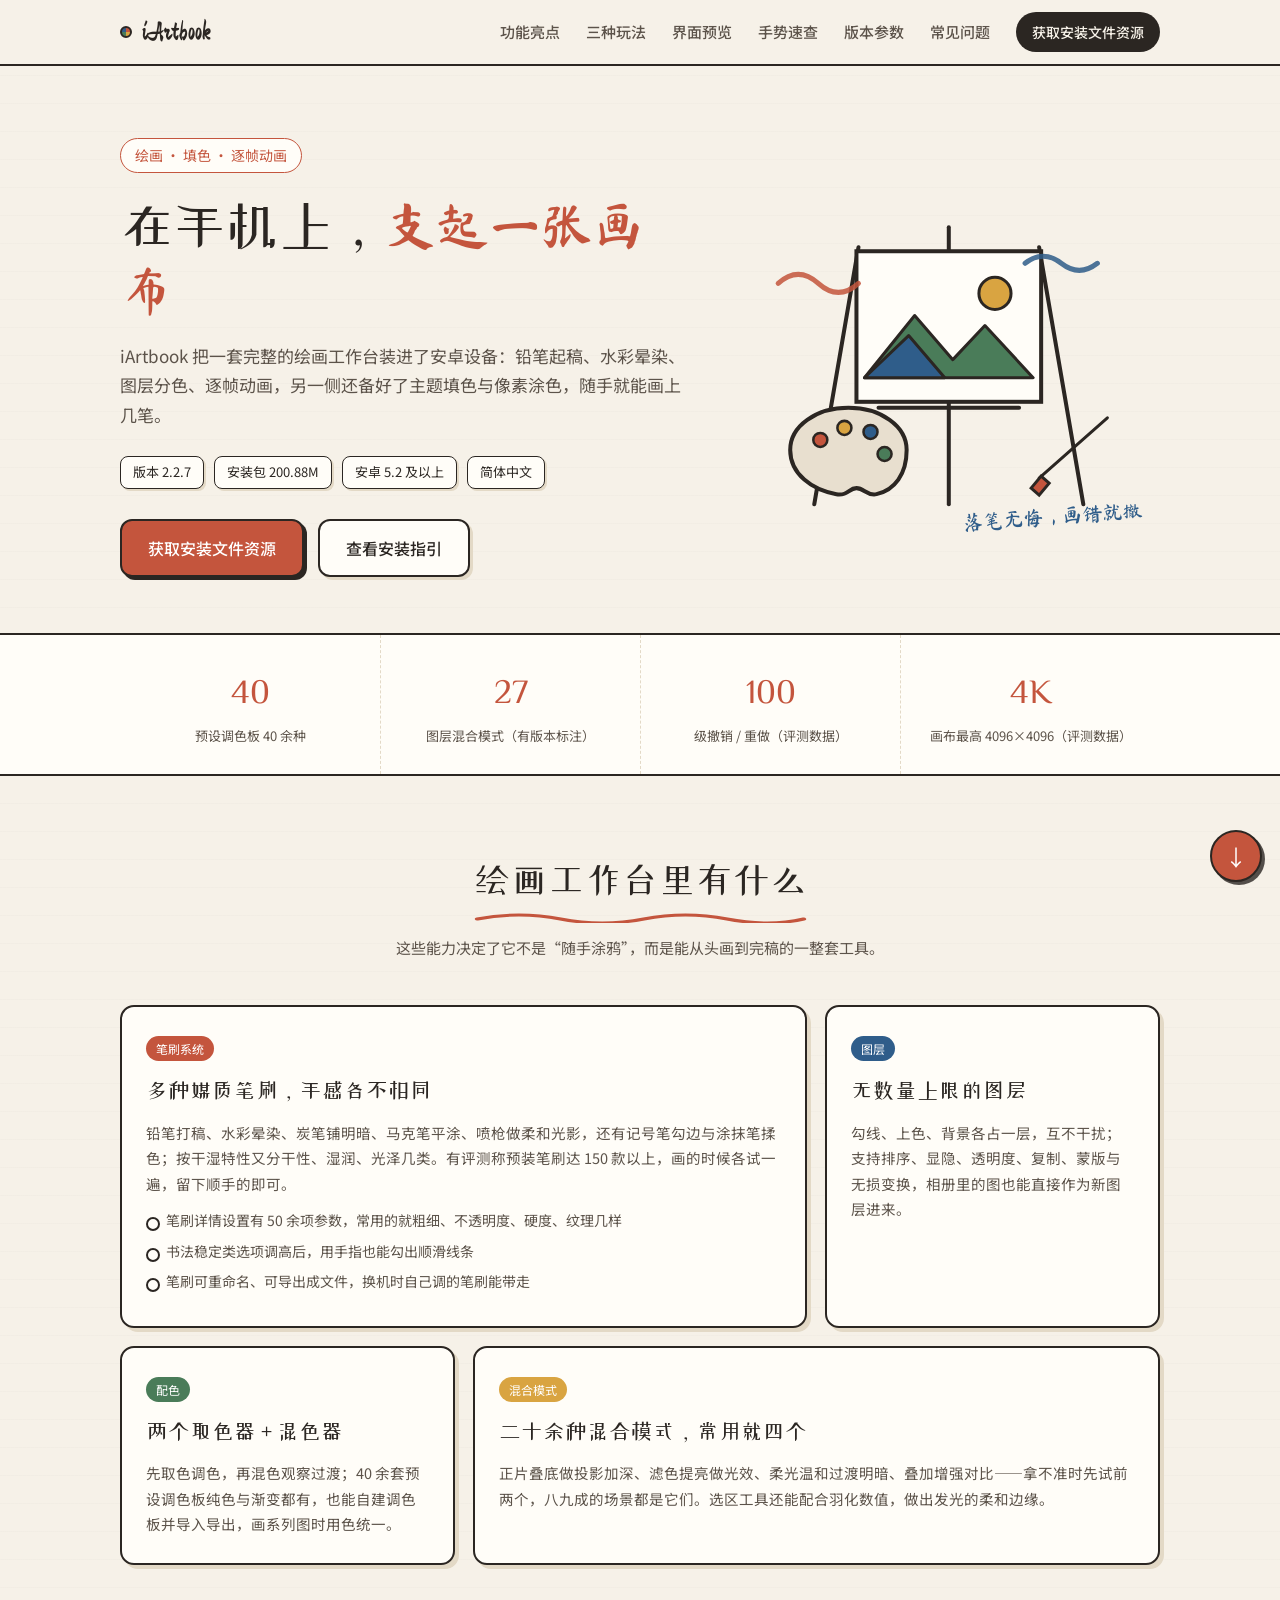
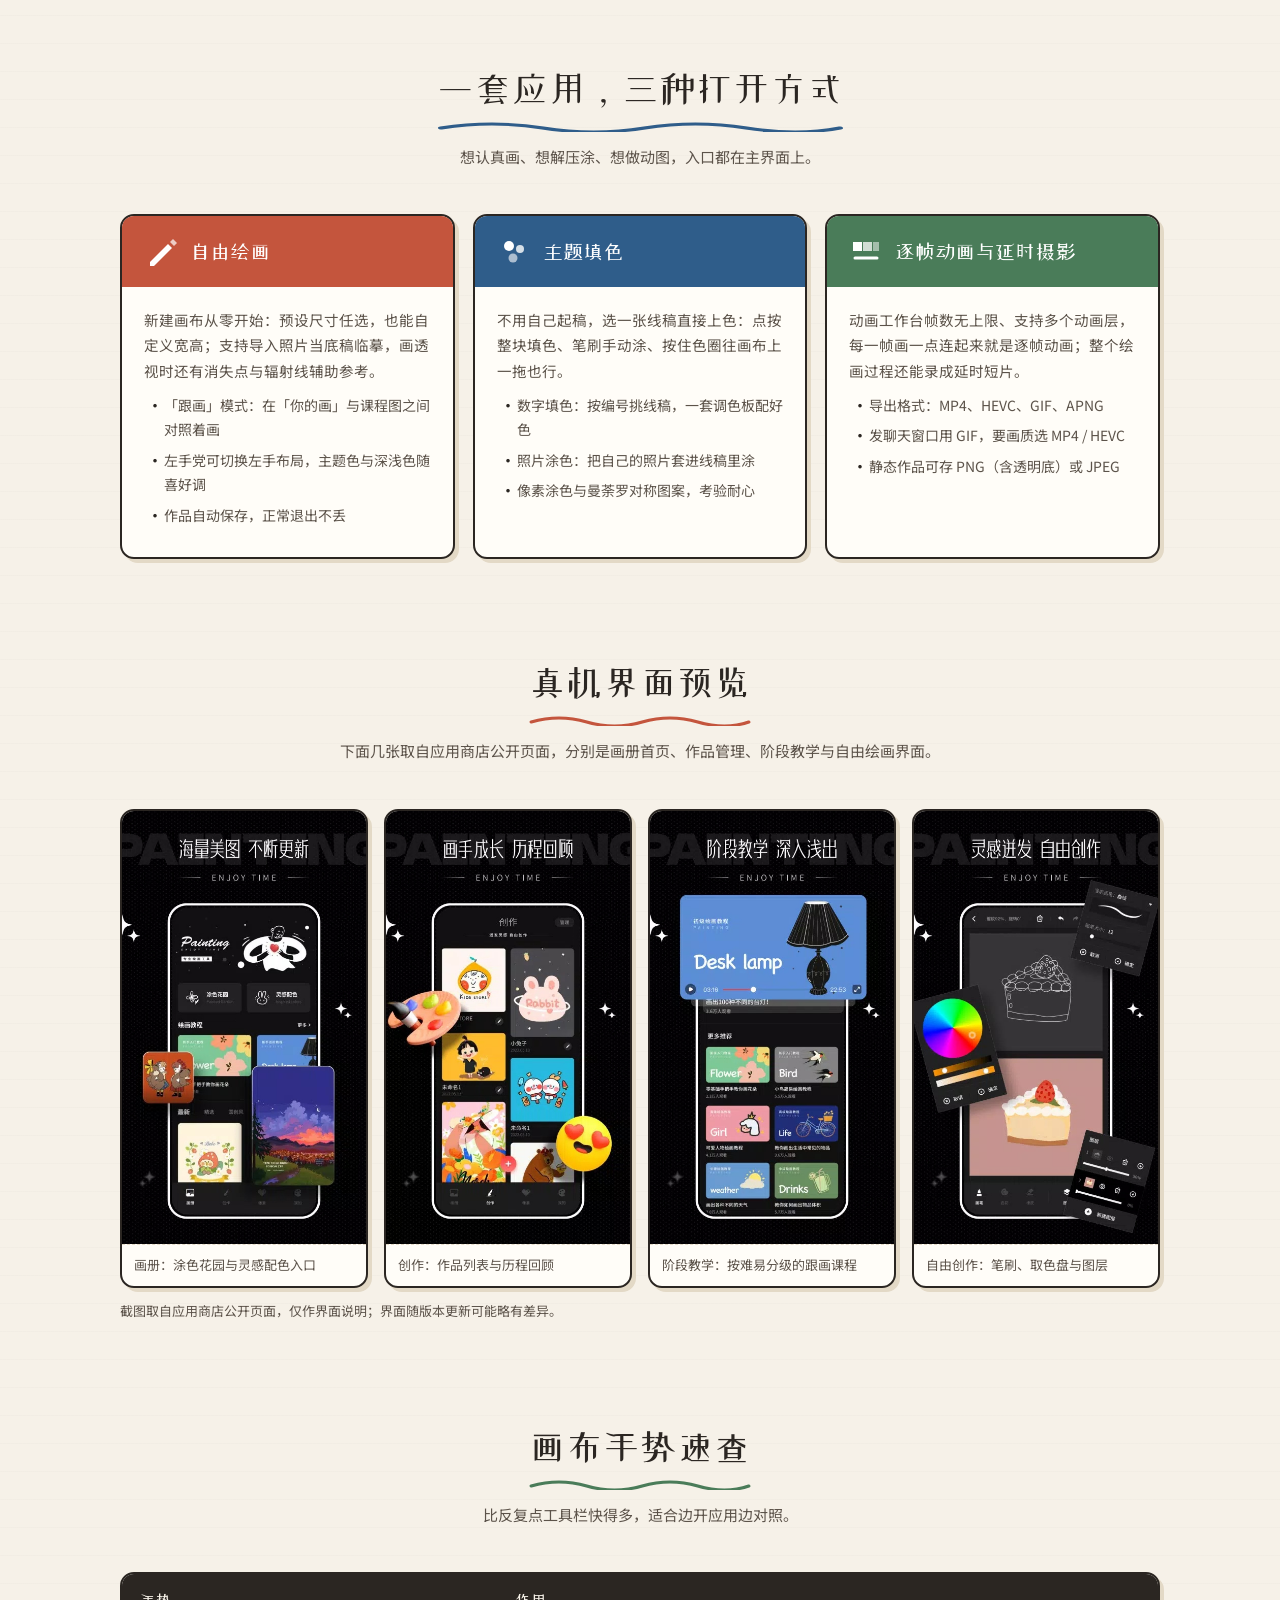
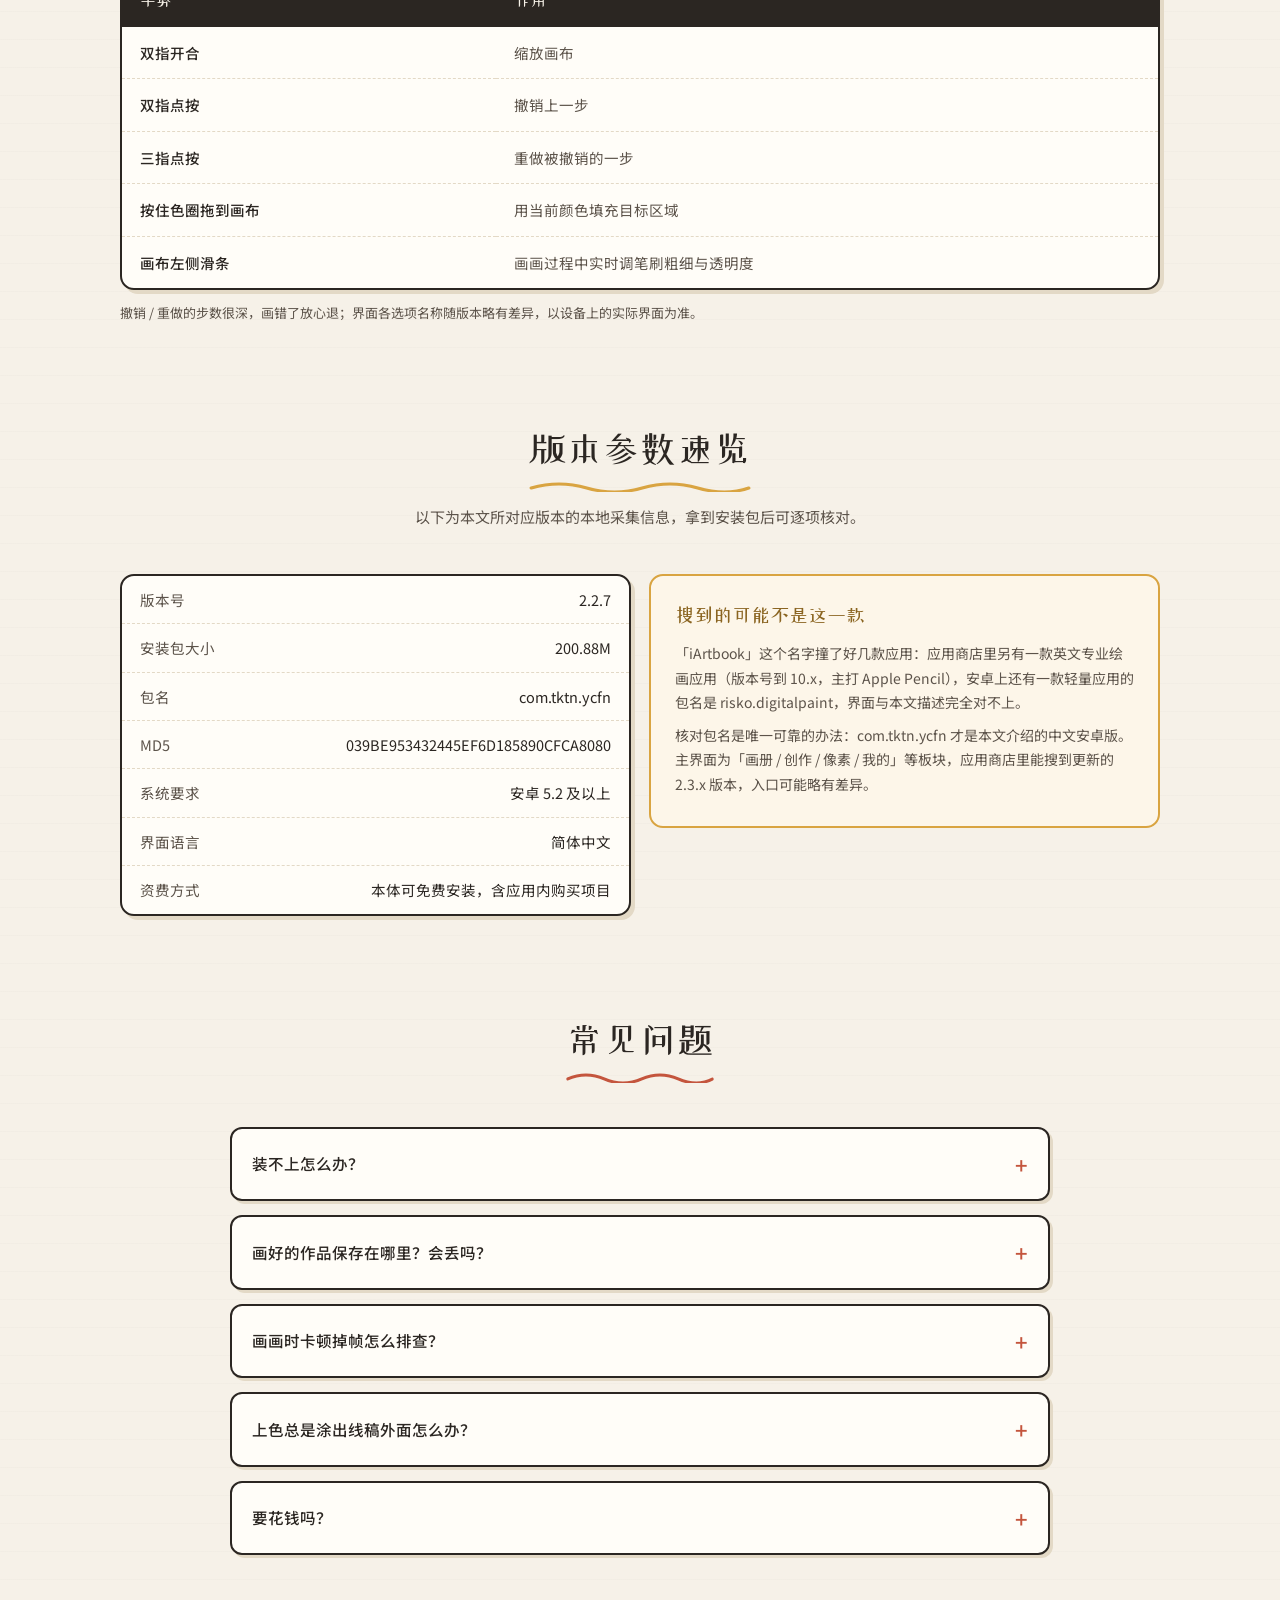
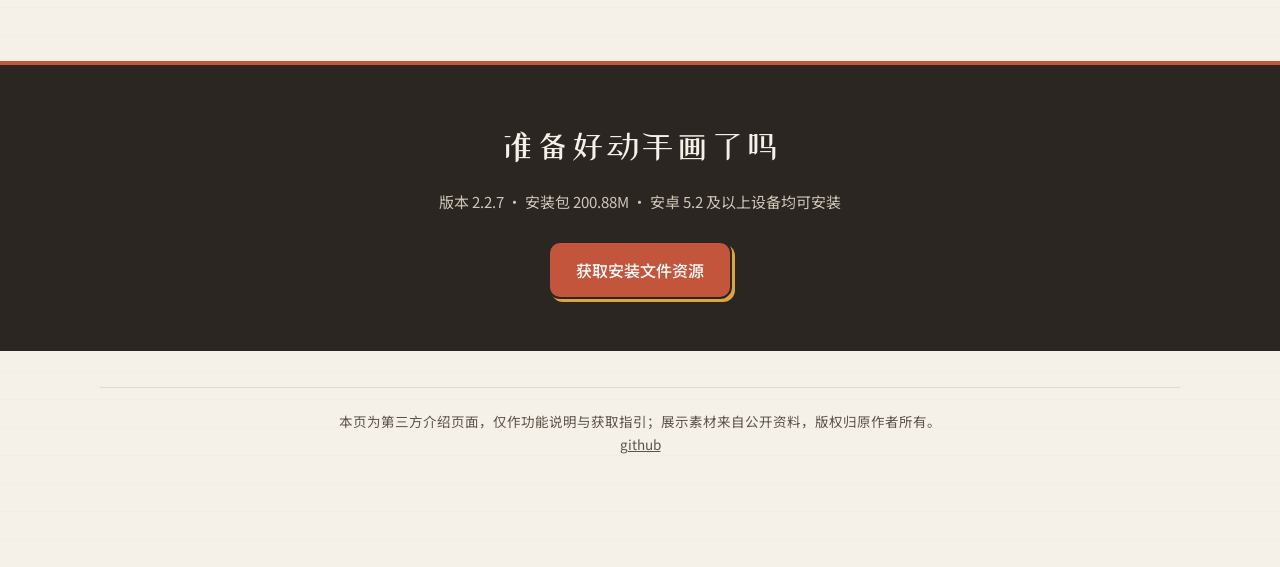
<file: index.html>
<!DOCTYPE html>
<html lang="zh-CN">
<head>
  <meta charset="UTF-8">
  <meta name="viewport" content="width=device-width, initial-scale=1.0">
  <title>从画笔到逐帧动画：iArtbook 在手机上能画到什么程度</title>
  <meta name="description" content="iArtbook 把绘画工作台和主题填色放进手机：多种笔刷、无上限图层、二十余种混合模式，还有数字填色与逐帧动画。这里整理功能、手势操作与安卓包信息。">
  <link rel="icon" type="image/svg+xml" href="/assets/img/favicon.svg">
  <link rel="preconnect" href="https://fonts.googleapis.com">
  <link rel="preconnect" href="https://fonts.gstatic.com" crossorigin>
  <link href="https://fonts.googleapis.com/css2?family=Ma+Shan+Zheng&family=Noto+Sans+SC:wght@400;500;700&family=ZCOOL+XiaoWei&display=swap" rel="stylesheet">
  <link rel="stylesheet" href="/assets/css/style.css">
</head>
<body>

  <header class="site-header">
    <div class="wrap nav">
      <a class="brand" href="/"><span class="brand-dot" aria-hidden="true"></span>iArtbook</a>
      <button class="nav-toggle" aria-expanded="false" aria-label="展开导航菜单">☰</button>
      <nav class="nav-links" aria-label="站内导航">
        <a href="#features">功能亮点</a>
        <a href="#play">三种玩法</a>
        <a href="#shots">界面预览</a>
        <a href="#gesture">手势速查</a>
        <a href="#spec">版本参数</a>
        <a href="#faq">常见问题</a>
        <a class="nav-cta" href="/download.html">获取安装文件资源</a>
      </nav>
    </div>
  </header>

  <main>
    <!-- Hero -->
    <section class="hero">
      <div class="wrap hero-grid">
        <div>
          <span class="kicker">绘画 · 填色 · 逐帧动画</span>
          <h1>在手机上，<em>支起一张画布</em></h1>
          <p class="lead">iArtbook 把一套完整的绘画工作台装进了安卓设备：铅笔起稿、水彩晕染、图层分色、逐帧动画，另一侧还备好了主题填色与像素涂色，随手就能画上几笔。</p>
          <div class="badges">
            <span class="badge">版本 2.2.7</span>
            <span class="badge">安装包 200.88M</span>
            <span class="badge">安卓 5.2 及以上</span>
            <span class="badge">简体中文</span>
          </div>
          <div class="hero-actions">
            <a class="btn btn-primary" data-link="download" href="#">获取安装文件资源</a>
            <a class="btn btn-ghost" href="/download.html">查看安装指引</a>
          </div>
        </div>
        <div class="hero-art" aria-hidden="true">
          <svg viewBox="0 0 420 340" role="img" aria-label="画架上的插画与调色盘">
            <!-- 画架 -->
            <g stroke="#2b2622" stroke-width="4" stroke-linecap="round" fill="none">
              <line x1="120" y1="60" x2="76" y2="316"/>
              <line x1="300" y1="60" x2="344" y2="316"/>
              <line x1="210" y1="40" x2="210" y2="316"/>
              <line x1="140" y1="220" x2="280" y2="220"/>
            </g>
            <!-- 画布 -->
            <g>
              <rect x="118" y="64" width="184" height="150" fill="#fffdf8" stroke="#2b2622" stroke-width="4"/>
              <circle cx="256" cy="106" r="16" fill="#d9a441" stroke="#2b2622" stroke-width="3"/>
              <path d="M126 190 L176 128 L214 172 L246 138 L294 190 Z" fill="#4a7c59" stroke="#2b2622" stroke-width="3" stroke-linejoin="round"/>
              <path d="M126 190 L170 148 L206 190 Z" fill="#2f5d8a" stroke="#2b2622" stroke-width="3" stroke-linejoin="round"/>
            </g>
            <!-- 调色盘 -->
            <g>
              <path d="M52 262c0-24 26-42 58-42s58 18 58 42-12 40-30 44c-10 2-12-6-20-6s-8 8-20 6c-24-4-46-20-46-44z" fill="#e8dfcf" stroke="#2b2622" stroke-width="4"/>
              <circle cx="82" cy="252" r="7" fill="#c4553d" stroke="#2b2622" stroke-width="2.5"/>
              <circle cx="106" cy="240" r="7" fill="#d9a441" stroke="#2b2622" stroke-width="2.5"/>
              <circle cx="132" cy="244" r="7" fill="#2f5d8a" stroke="#2b2622" stroke-width="2.5"/>
              <circle cx="146" cy="266" r="7" fill="#4a7c59" stroke="#2b2622" stroke-width="2.5"/>
            </g>
            <!-- 画笔 -->
            <g stroke="#2b2622" stroke-width="3" stroke-linecap="round">
              <line x1="300" y1="290" x2="368" y2="230"/>
              <path d="M292 300 l10-12 8 7-10 12z" fill="#c4553d"/>
            </g>
            <!-- 笔触线 -->
            <path d="M40 96 q20 -18 40 0 t40 0" fill="none" stroke="#c4553d" stroke-width="5" stroke-linecap="round" opacity=".85"/>
            <path d="M286 76 q18 -14 36 0 t36 0" fill="none" stroke="#2f5d8a" stroke-width="5" stroke-linecap="round" opacity=".85"/>
          </svg>
          <span class="scribble">落笔无悔，画错就撤</span>
        </div>
      </div>
    </section>

    <!-- 数字条 -->
    <section class="stats">
      <div class="wrap stats-grid">
        <div class="stat"><b data-count="40" aria-label="40">40</b><span>预设调色板 40 余种</span></div>
        <div class="stat"><b data-count="27" aria-label="27">27</b><span>图层混合模式（有版本标注）</span></div>
        <div class="stat"><b data-count="100" aria-label="100">100</b><span>级撤销 / 重做（评测数据）</span></div>
        <div class="stat"><b>4K</b><span>画布最高 4096×4096（评测数据）</span></div>
      </div>
    </section>

    <!-- 功能亮点 -->
    <section class="section" id="features">
      <div class="wrap">
        <div class="section-head reveal">
          <h2>绘画工作台里有什么
            <svg viewBox="0 0 200 10" preserveAspectRatio="none" aria-hidden="true"><path d="M2 6 q25 -8 50 0 t50 0 t50 0 t46 0" fill="none" stroke="#c4553d" stroke-width="3" stroke-linecap="round"/></svg>
          </h2>
          <p>这些能力决定了它不是“随手涂鸦”，而是能从头画到完稿的一整套工具。</p>
        </div>
        <div class="bento">
          <div class="card b1 reveal">
            <span class="tag" style="background:var(--red)">笔刷系统</span>
            <h3>多种媒质笔刷，手感各不相同</h3>
            <p>铅笔打稿、水彩晕染、炭笔铺明暗、马克笔平涂、喷枪做柔和光影，还有记号笔勾边与涂抹笔揉色；按干湿特性又分干性、湿润、光泽几类。有评测称预装笔刷达 150 款以上，画的时候各试一遍，留下顺手的即可。</p>
            <ul>
              <li>笔刷详情设置有 50 余项参数，常用的就粗细、不透明度、硬度、纹理几样</li>
              <li>书法稳定类选项调高后，用手指也能勾出顺滑线条</li>
              <li>笔刷可重命名、可导出成文件，换机时自己调的笔刷能带走</li>
            </ul>
          </div>
          <div class="card b2 reveal">
            <span class="tag" style="background:var(--blue)">图层</span>
            <h3>无数量上限的图层</h3>
            <p>勾线、上色、背景各占一层，互不干扰；支持排序、显隐、透明度、复制、蒙版与无损变换，相册里的图也能直接作为新图层进来。</p>
          </div>
          <div class="card b3 reveal">
            <span class="tag" style="background:var(--green)">配色</span>
            <h3>两个取色器 + 混色器</h3>
            <p>先取色调色，再混色观察过渡；40 余套预设调色板纯色与渐变都有，也能自建调色板并导入导出，画系列图时用色统一。</p>
          </div>
          <div class="card b4 reveal">
            <span class="tag" style="background:var(--yellow)">混合模式</span>
            <h3>二十余种混合模式，常用就四个</h3>
            <p>正片叠底做投影加深、滤色提亮做光效、柔光温和过渡明暗、叠加增强对比——拿不准时先试前两个，八九成的场景都是它们。选区工具还能配合羽化数值，做出发光的柔和边缘。</p>
          </div>
        </div>
      </div>
    </section>

    <!-- 三种玩法 -->
    <section class="section" id="play">
      <div class="wrap">
        <div class="section-head reveal">
          <h2>一套应用，三种打开方式
            <svg viewBox="0 0 200 10" preserveAspectRatio="none" aria-hidden="true"><path d="M2 6 q25 -8 50 0 t50 0 t50 0 t46 0" fill="none" stroke="#2f5d8a" stroke-width="3" stroke-linecap="round"/></svg>
          </h2>
          <p>想认真画、想解压涂、想做动图，入口都在主界面上。</p>
        </div>
        <div class="play-grid">
          <div class="play reveal">
            <div class="play-head ph-red">
              <svg viewBox="0 0 34 34" aria-hidden="true"><path d="M6 28 L24 10 l4 4 L10 32 H6z" fill="#fff"/><path d="M26 8 l3-3 4 4-3 3z" fill="#fff" opacity=".7"/></svg>
              <h3>自由绘画</h3>
            </div>
            <div class="play-body">
              <p>新建画布从零开始：预设尺寸任选，也能自定义宽高；支持导入照片当底稿临摹，画透视时还有消失点与辐射线辅助参考。</p>
              <ul>
                <li>「跟画」模式：在「你的画」与课程图之间对照着画</li>
                <li>左手党可切换左手布局，主题色与深浅色随喜好调</li>
                <li>作品自动保存，正常退出不丢</li>
              </ul>
            </div>
          </div>
          <div class="play reveal">
            <div class="play-head ph-blue">
              <svg viewBox="0 0 34 34" aria-hidden="true"><circle cx="12" cy="12" r="5" fill="#fff"/><circle cx="23" cy="15" r="4" fill="#fff" opacity=".8"/><circle cx="16" cy="24" r="4.5" fill="#fff" opacity=".6"/></svg>
              <h3>主题填色</h3>
            </div>
            <div class="play-body">
              <p>不用自己起稿，选一张线稿直接上色：点按整块填色、笔刷手动涂、按住色圈往画布上一拖也行。</p>
              <ul>
                <li>数字填色：按编号挑线稿，一套调色板配好色</li>
                <li>照片涂色：把自己的照片套进线稿里涂</li>
                <li>像素涂色与曼荼罗对称图案，考验耐心</li>
              </ul>
            </div>
          </div>
          <div class="play reveal">
            <div class="play-head ph-green">
              <svg viewBox="0 0 34 34" aria-hidden="true"><rect x="4" y="8" width="9" height="9" fill="#fff"/><rect x="14" y="8" width="9" height="9" fill="#fff" opacity=".75"/><rect x="24" y="8" width="6" height="9" fill="#fff" opacity=".5"/><path d="M6 24h22" stroke="#fff" stroke-width="3" stroke-linecap="round"/></svg>
              <h3>逐帧动画与延时摄影</h3>
            </div>
            <div class="play-body">
              <p>动画工作台帧数无上限、支持多个动画层，每一帧画一点连起来就是逐帧动画；整个绘画过程还能录成延时短片。</p>
              <ul>
                <li>导出格式：MP4、HEVC、GIF、APNG</li>
                <li>发聊天窗口用 GIF，要画质选 MP4 / HEVC</li>
                <li>静态作品可存 PNG（含透明底）或 JPEG</li>
              </ul>
            </div>
          </div>
        </div>
      </div>
    </section>

    <!-- 界面预览 -->
    <section class="section" id="shots">
      <div class="wrap">
        <div class="section-head reveal">
          <h2>真机界面预览
            <svg viewBox="0 0 200 10" preserveAspectRatio="none" aria-hidden="true"><path d="M2 6 q25 -8 50 0 t50 0 t50 0 t46 0" fill="none" stroke="#c4553d" stroke-width="3" stroke-linecap="round"/></svg>
          </h2>
          <p>下面几张取自应用商店公开页面，分别是画册首页、作品管理、阶段教学与自由绘画界面。</p>
        </div>
        <div class="shots">
          <figure class="shot reveal">
            <img src="/assets/img/shot-home.jpg" alt="iArtbook 画册首页界面，含涂色与绘画教程入口" width="480" height="853" loading="lazy" decoding="async">
            <figcaption>画册：涂色花园与灵感配色入口</figcaption>
          </figure>
          <figure class="shot reveal">
            <img src="/assets/img/shot-gallery.jpg" alt="iArtbook 创作页的作品列表界面" width="480" height="853" loading="lazy" decoding="async">
            <figcaption>创作：作品列表与历程回顾</figcaption>
          </figure>
          <figure class="shot reveal">
            <img src="/assets/img/shot-lesson.jpg" alt="iArtbook 阶段教学与跟画课程界面" width="480" height="853" loading="lazy" decoding="async">
            <figcaption>阶段教学：按难易分级的跟画课程</figcaption>
          </figure>
          <figure class="shot reveal">
            <img src="/assets/img/shot-brush.jpg" alt="iArtbook 自由绘画时的笔刷、取色与图层界面" width="480" height="853" loading="lazy" decoding="async">
            <figcaption>自由创作：笔刷、取色盘与图层</figcaption>
          </figure>
        </div>
        <p class="note">截图取自应用商店公开页面，仅作界面说明；界面随版本更新可能略有差异。</p>
      </div>
    </section>

    <!-- 手势速查 -->
    <section class="section" id="gesture">
      <div class="wrap">
        <div class="section-head reveal">
          <h2>画布手势速查
            <svg viewBox="0 0 200 10" preserveAspectRatio="none" aria-hidden="true"><path d="M2 6 q25 -8 50 0 t50 0 t50 0 t46 0" fill="none" stroke="#4a7c59" stroke-width="3" stroke-linecap="round"/></svg>
          </h2>
          <p>比反复点工具栏快得多，适合边开应用边对照。</p>
        </div>
        <div class="table-card reveal">
          <table>
            <thead>
              <tr><th>手势</th><th>作用</th></tr>
            </thead>
            <tbody>
              <tr><td>双指开合</td><td>缩放画布</td></tr>
              <tr><td>双指点按</td><td>撤销上一步</td></tr>
              <tr><td>三指点按</td><td>重做被撤销的一步</td></tr>
              <tr><td>按住色圈拖到画布</td><td>用当前颜色填充目标区域</td></tr>
              <tr><td>画布左侧滑条</td><td>画画过程中实时调笔刷粗细与透明度</td></tr>
            </tbody>
          </table>
        </div>
        <p class="note">撤销 / 重做的步数很深，画错了放心退；界面各选项名称随版本略有差异，以设备上的实际界面为准。</p>
      </div>
    </section>

    <!-- 版本参数 -->
    <section class="section" id="spec">
      <div class="wrap">
        <div class="section-head reveal">
          <h2>版本参数速览
            <svg viewBox="0 0 200 10" preserveAspectRatio="none" aria-hidden="true"><path d="M2 6 q25 -8 50 0 t50 0 t50 0 t46 0" fill="none" stroke="#d9a441" stroke-width="3" stroke-linecap="round"/></svg>
          </h2>
          <p>以下为本文所对应版本的本地采集信息，拿到安装包后可逐项核对。</p>
        </div>
        <div class="spec-grid">
          <div class="table-card reveal">
            <ul class="spec-list">
              <li><span class="k">版本号</span><span class="v">2.2.7</span></li>
              <li><span class="k">安装包大小</span><span class="v">200.88M</span></li>
              <li><span class="k">包名</span><span class="v">com.tktn.ycfn</span></li>
              <li><span class="k">MD5</span><span class="v">039BE953432445EF6D185890CFCA8080</span></li>
              <li><span class="k">系统要求</span><span class="v">安卓 5.2 及以上</span></li>
              <li><span class="k">界面语言</span><span class="v">简体中文</span></li>
              <li><span class="k">资费方式</span><span class="v">本体可免费安装，含应用内购买项目</span></li>
            </ul>
          </div>
          <div class="tip-card reveal">
            <h3>搜到的可能不是这一款</h3>
            <p>「iArtbook」这个名字撞了好几款应用：应用商店里另有一款英文专业绘画应用（版本号到 10.x，主打 Apple Pencil），安卓上还有一款轻量应用的包名是 risko.digitalpaint，界面与本文描述完全对不上。</p>
            <p>核对包名是唯一可靠的办法：com.tktn.ycfn 才是本文介绍的中文安卓版。主界面为「画册 / 创作 / 像素 / 我的」等板块，应用商店里能搜到更新的 2.3.x 版本，入口可能略有差异。</p>
          </div>
        </div>
      </div>
    </section>

    <!-- FAQ -->
    <section class="section" id="faq">
      <div class="wrap">
        <div class="section-head reveal">
          <h2>常见问题
            <svg viewBox="0 0 200 10" preserveAspectRatio="none" aria-hidden="true"><path d="M2 6 q25 -8 50 0 t50 0 t50 0 t46 0" fill="none" stroke="#c4553d" stroke-width="3" stroke-linecap="round"/></svg>
          </h2>
        </div>
        <div class="faq reveal">
          <details>
            <summary>装不上怎么办？</summary>
            <div class="faq-a">
              <p>最常见的三种情况：一是系统提示「禁止安装未知来源」，到系统设置里给对应的安装来源打开「允许安装」再重试；二是存储不足，安装包 200.88M，解包阶段的临时占用更大，建议先清出 1GB 以上余量；三是提示解析失败或不兼容，多半是文件没下完整（小于 200.88M），重新下载，或确认安卓版本不低于 5.2。</p>
            </div>
          </details>
          <details>
            <summary>画好的作品保存在哪里？会丢吗？</summary>
            <div class="faq-a">
              <p>绘画过程自动保存，不需要找保存按钮；但作品默认留在应用的作品库里，只有走一次导出，相册里才会出现图片文件。卸载应用会连同作品一起删掉，换机或重装前先把要留的作品导出到相册。</p>
            </div>
          </details>
          <details>
            <summary>画画时卡顿掉帧怎么排查？</summary>
            <div class="faq-a">
              <p>按影响从大到小：画布尺寸选得过大是头号原因，手机上一般用预设尺寸就够；其次是图层数太多，画完一阶段就合并或删掉不要的层；再清一清后台程序。运行内存小的老设备建议控制画布与图层数量，逐帧动画也尽量控制在短篇。</p>
            </div>
          </details>
          <details>
            <summary>上色总是涂出线稿外面怎么办？</summary>
            <div class="faq-a">
              <p>最治本的办法是把上色图层拖到线稿图层下方，线稿自然压住颜色；也可以先用套索圈住封闭区域再切油漆桶填充，颜色只落在选区内；新版本的填充工具还带「扩展像素」参数，线稿缝隙闭合不严时能减少外溢。</p>
            </div>
          </details>
          <details>
            <summary>要花钱吗？</summary>
            <div class="faq-a">
              <p>应用本体免费安装，内有应用内购买项目，具体内容与定价以应用内实际显示为准；不购买也能使用绘画、填色等基础功能。</p>
            </div>
          </details>
        </div>
      </div>
    </section>
  </main>

  <!-- CTA -->
  <section class="cta-band">
    <div class="wrap cta-inner">
      <h2>准备好动手画了吗</h2>
      <p>版本 2.2.7 · 安装包 200.88M · 安卓 5.2 及以上设备均可安装</p>
      <a class="btn btn-primary" data-link="download" href="#">获取安装文件资源</a>
    </div>
  </section>

  <footer class="site-footer">
    <div class="wrap footer-line">
      <p>本页为第三方介绍页面，仅作功能说明与获取指引；展示素材来自公开资料，版权归原作者所有。</p>
      <p><a href="https://github.com/alipymanbu/iartbook.loveyou.bond" rel="noopener nofollow">github</a></p>
    </div>
  </footer>

  <!-- 浮动按钮 -->
  <div class="fab">
    <button id="toTop" aria-label="返回顶部">↑</button>
    <a class="fab-dl" data-link="download" href="#" aria-label="获取安装文件资源">↓</a>
  </div>

  <script src="/assets/js/links.js"></script>
  <script src="/assets/js/main.js"></script>
</body>
</html>
</file>
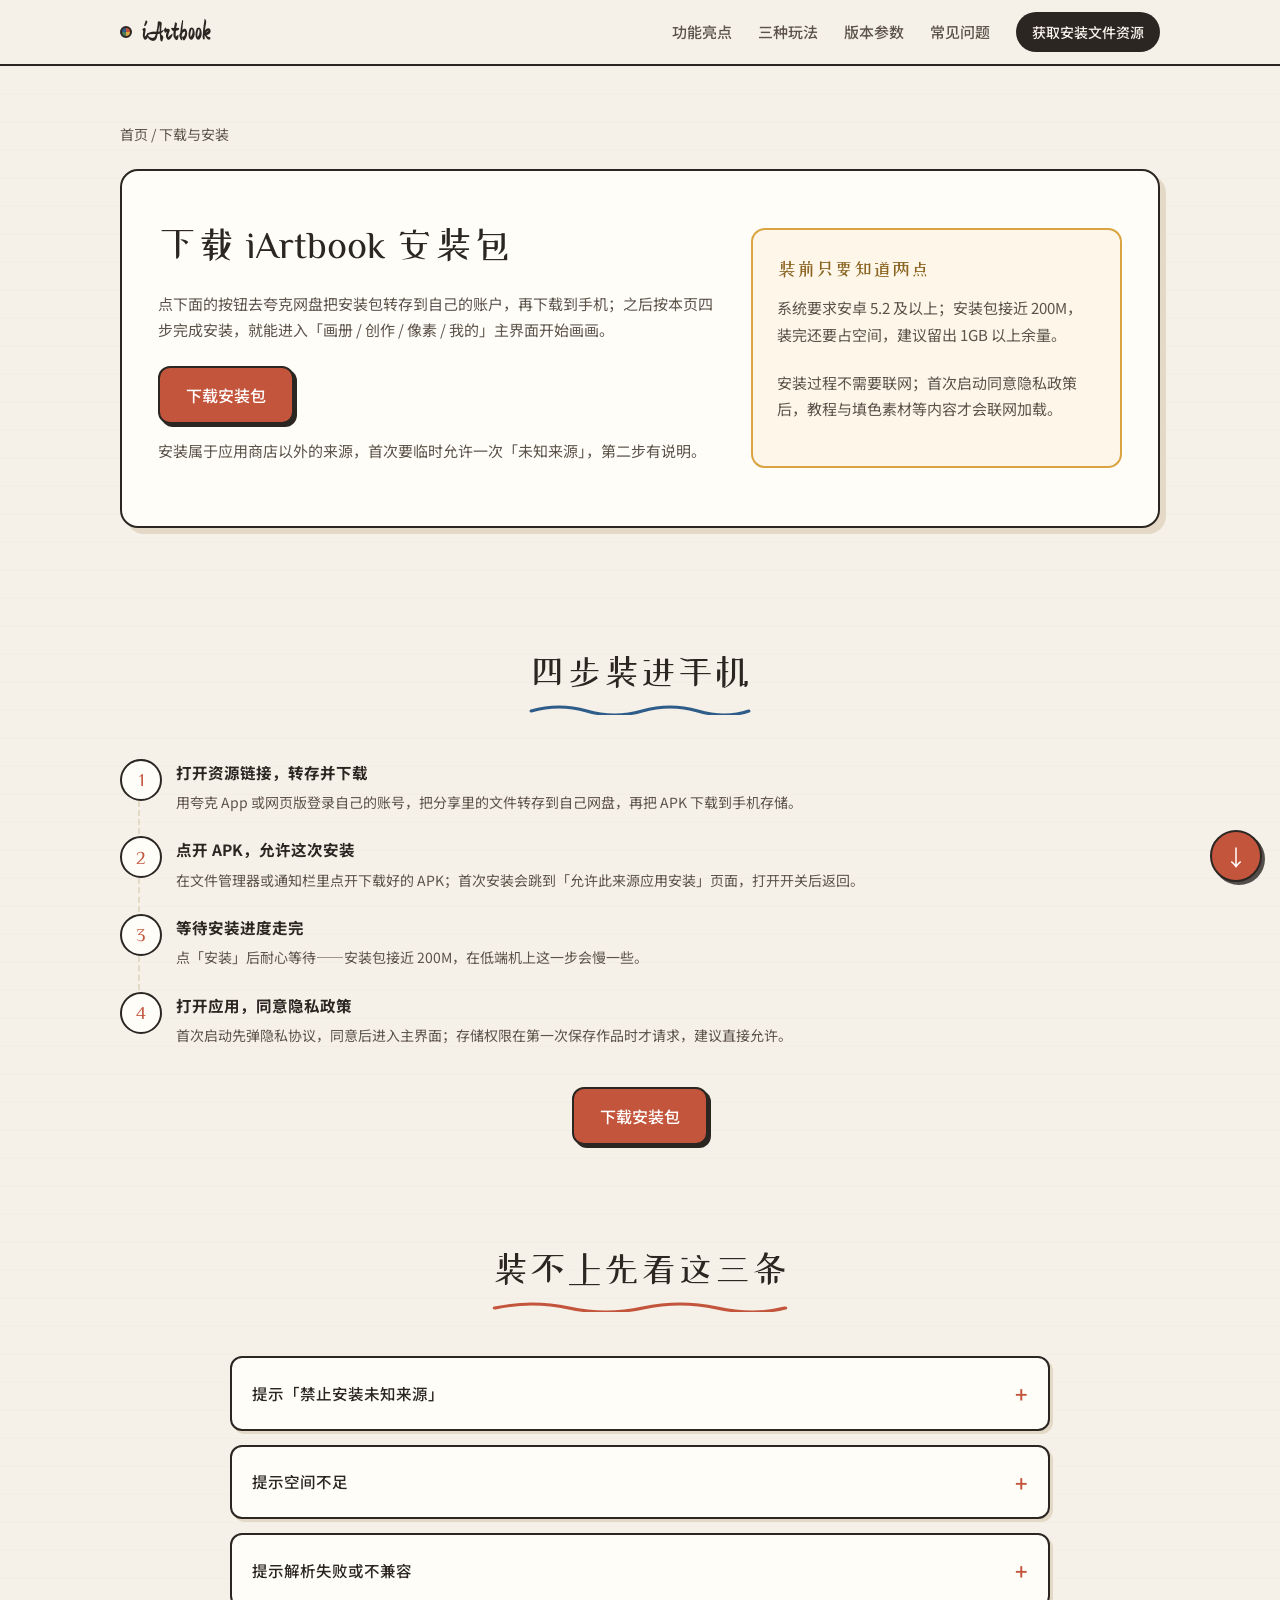
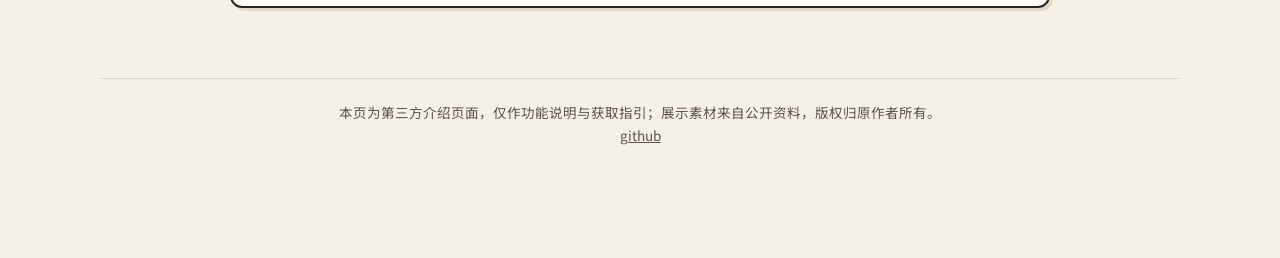
<file: download.html>
<!DOCTYPE html>
<html lang="zh-CN">
<head>
  <meta charset="UTF-8">
  <meta name="viewport" content="width=device-width, initial-scale=1.0">
  <title>iArtbook 下载与安装：把安卓安装包装进手机的步骤</title>
  <meta name="description" content="iArtbook 安卓版下载与安装操作页：从夸克网盘转存并下载安装包，按四步完成安装、允许未知来源，并整理装不上时最常遇到的三种情况。">
  <meta name="keywords" content="iArtbook下载,iArtbook安装,iArtbook安卓版,填色画板">
  <link rel="icon" type="image/svg+xml" href="/assets/img/favicon.svg">
  <link rel="preconnect" href="https://fonts.googleapis.com">
  <link rel="preconnect" href="https://fonts.gstatic.com" crossorigin>
  <link href="https://fonts.googleapis.com/css2?family=Ma+Shan+Zheng&family=Noto+Sans+SC:wght@400;500;700&family=ZCOOL+XiaoWei&display=swap" rel="stylesheet">
  <link rel="stylesheet" href="/assets/css/style.css">
</head>
<body>

  <header class="site-header">
    <div class="wrap nav">
      <a class="brand" href="/"><span class="brand-dot" aria-hidden="true"></span>iArtbook</a>
      <button class="nav-toggle" aria-expanded="false" aria-label="展开导航菜单">☰</button>
      <nav class="nav-links" aria-label="站内导航">
        <a href="/#features">功能亮点</a>
        <a href="/#play">三种玩法</a>
        <a href="/#spec">版本参数</a>
        <a href="/#faq">常见问题</a>
        <a class="nav-cta" href="#get">获取安装文件资源</a>
      </nav>
    </div>
  </header>

  <main>
    <!-- 下载卡 -->
    <section class="dl-hero" id="get">
      <div class="wrap">
        <p class="crumb"><a href="/">首页</a> / 下载与安装</p>
        <div class="dl-card">
          <div>
            <h1>下载 iArtbook 安装包</h1>
            <p>点下面的按钮去夸克网盘把安装包转存到自己的账户，再下载到手机；之后按本页四步完成安装，就能进入「画册 / 创作 / 像素 / 我的」主界面开始画画。</p>
            <a class="btn btn-primary" data-link="download" href="#">下载安装包</a>
            <p class="note" style="margin-top:14px">安装属于应用商店以外的来源，首次要临时允许一次「未知来源」，第二步有说明。</p>
          </div>
          <div class="tip-card">
            <h3>装前只要知道两点</h3>
            <p>系统要求安卓 5.2 及以上；安装包接近 200M，装完还要占空间，建议留出 1GB 以上余量。</p>
            <p>安装过程不需要联网；首次启动同意隐私政策后，教程与填色素材等内容才会联网加载。</p>
          </div>
        </div>
      </div>
    </section>

    <!-- 安装步骤 -->
    <section class="section" id="steps">
      <div class="wrap">
        <div class="section-head reveal">
          <h2>四步装进手机
            <svg viewBox="0 0 200 10" preserveAspectRatio="none" aria-hidden="true"><path d="M2 6 q25 -8 50 0 t50 0 t50 0 t46 0" fill="none" stroke="#2f5d8a" stroke-width="3" stroke-linecap="round"/></svg>
          </h2>
        </div>
        <ol class="steps reveal" style="max-width:760px">
          <li>
            <b>打开资源链接，转存并下载</b>
            <p>用夸克 App 或网页版登录自己的账号，把分享里的文件转存到自己网盘，再把 APK 下载到手机存储。</p>
          </li>
          <li>
            <b>点开 APK，允许这次安装</b>
            <p>在文件管理器或通知栏里点开下载好的 APK；首次安装会跳到「允许此来源应用安装」页面，打开开关后返回。</p>
          </li>
          <li>
            <b>等待安装进度走完</b>
            <p>点「安装」后耐心等待——安装包接近 200M，在低端机上这一步会慢一些。</p>
          </li>
          <li>
            <b>打开应用，同意隐私政策</b>
            <p>首次启动先弹隐私协议，同意后进入主界面；存储权限在第一次保存作品时才请求，建议直接允许。</p>
          </li>
        </ol>
        <div class="back-cta reveal">
          <a class="btn btn-primary" data-link="download" href="#">下载安装包</a>
        </div>
      </div>
    </section>

    <!-- 常见安装问题 -->
    <section class="section" id="trouble">
      <div class="wrap">
        <div class="section-head reveal">
          <h2>装不上先看这三条
            <svg viewBox="0 0 200 10" preserveAspectRatio="none" aria-hidden="true"><path d="M2 6 q25 -8 50 0 t50 0 t50 0 t46 0" fill="none" stroke="#c4553d" stroke-width="3" stroke-linecap="round"/></svg>
          </h2>
        </div>
        <div class="faq reveal">
          <details>
            <summary>提示「禁止安装未知来源」</summary>
            <div class="faq-a"><p>回到系统设置 → 应用 → 特殊权限 → 安装未知应用，给这次的安装来源（浏览器或文件管理器）打开「允许安装」，再重新点 APK。</p></div>
          </details>
          <details>
            <summary>提示空间不足</summary>
            <div class="faq-a"><p>先清出 1GB 以上余量再装——200M 的安装包在解包阶段需要的临时空间比它自身还大。</p></div>
          </details>
          <details>
            <summary>提示解析失败或不兼容</summary>
            <div class="faq-a"><p>多半是下载不完整（文件小于 200.88M）或系统版本低于 5.2：重新下载一次，或核对安卓版本。</p></div>
          </details>
        </div>
      </div>
    </section>
  </main>

  <footer class="site-footer">
    <div class="wrap footer-line">
      <p>本页为第三方介绍页面，仅作功能说明与获取指引；展示素材来自公开资料，版权归原作者所有。</p>
      <p><a href="https://github.com/alipymanbu/iartbook.loveyou.bond" rel="noopener nofollow">github</a></p>
    </div>
  </footer>

  <!-- 浮动按钮 -->
  <div class="fab">
    <button id="toTop" aria-label="返回顶部">↑</button>
    <a class="fab-dl" data-link="download" href="#" aria-label="获取安装文件资源">↓</a>
  </div>

  <script src="/assets/js/links.js"></script>
  <script src="/assets/js/main.js"></script>
</body>
</html>
</file>
<file: assets/css/style.css>
/* ============================================================
   iArtbook 介绍站 · 画室纸感
   暖纸底 + 墨线描边 + 颜料点缀（赭红 / 靛青 / 藤黄 / 青绿）
   字体：ZCOOL XiaoWei（标题）· Ma Shan Zheng（点缀）· Noto Sans SC（正文）
   ============================================================ */

:root {
  --paper: #f6f1e8;
  --paper-2: #fffdf8;
  --ink: #2b2622;
  --ink-soft: #5c534a;
  --line: #e3d9c6;
  --line-strong: #2b2622;
  --red: #c4553d;
  --blue: #2f5d8a;
  --yellow: #d9a441;
  --green: #4a7c59;
  --shadow: 0 2px 0 rgba(43, 38, 34, 0.9);
  --radius: 14px;
  --font-title: 'ZCOOL XiaoWei', 'Noto Serif SC', 'STSong', serif;
  --font-hand: 'Ma Shan Zheng', 'Kaiti SC', 'KaiTi', cursive;
  --font-body: 'Noto Sans SC', 'PingFang SC', 'Microsoft YaHei', sans-serif;
}

* { box-sizing: border-box; margin: 0; padding: 0; }

html { scroll-behavior: smooth; }

body {
  font-family: var(--font-body);
  color: var(--ink);
  background-color: var(--paper);
  background-image: repeating-linear-gradient(
    0deg, transparent, transparent 27px, rgba(43, 38, 34, 0.035) 28px);
  line-height: 1.75;
  font-size: 16px;
  -webkit-font-smoothing: antialiased;
  overflow-x: hidden;
}

img, svg { max-width: 100%; display: block; }
a { color: var(--blue); text-decoration: none; }
a:hover { text-decoration: underline; }

.wrap { max-width: 1080px; margin: 0 auto; padding: 0 20px; }

/* ---------------- 顶栏 ---------------- */
.site-header {
  position: sticky; top: 0; z-index: 50;
  background: rgba(246, 241, 232, 0.94);
  backdrop-filter: blur(6px);
  border-bottom: 2px solid var(--line-strong);
}
.nav {
  display: flex; align-items: center; justify-content: space-between;
  height: 64px; gap: 16px;
}
.brand {
  font-family: var(--font-hand);
  font-size: 26px; color: var(--ink);
  display: flex; align-items: center; gap: 10px;
  white-space: nowrap;
}
.brand:hover { text-decoration: none; }
.brand-dot {
  width: 12px; height: 12px; border-radius: 50%;
  background: conic-gradient(var(--red) 0 25%, var(--yellow) 0 50%, var(--green) 0 75%, var(--blue) 0);
  border: 2px solid var(--ink);
}
.nav-links { display: flex; align-items: center; gap: 26px; }
.nav-links a { color: var(--ink-soft); font-size: 15px; font-weight: 500; }
.nav-links a:hover { color: var(--ink); text-decoration: none; }
.nav-cta {
  background: var(--ink); color: var(--paper) !important;
  padding: 8px 16px; border-radius: 999px; font-size: 14px !important;
}
.nav-toggle {
  display: none;
  width: 44px; height: 44px;
  border: 2px solid var(--ink); border-radius: 10px;
  background: var(--paper-2); cursor: pointer;
  font-size: 20px; line-height: 1; color: var(--ink);
}

/* ---------------- Hero ---------------- */
.hero { padding: 72px 0 56px; }
.hero-grid {
  display: grid; grid-template-columns: 1.15fr 0.85fr;
  gap: 48px; align-items: center;
}
.kicker {
  display: inline-flex; align-items: center; gap: 8px;
  font-size: 14px; color: var(--red);
  border: 1.5px solid var(--red); border-radius: 999px;
  padding: 4px 14px; margin-bottom: 20px; background: var(--paper-2);
}
.hero h1 {
  font-family: var(--font-title);
  font-size: clamp(34px, 5vw, 52px);
  line-height: 1.25; font-weight: 400;
  margin-bottom: 18px;
}
.hero h1 em {
  font-style: normal;
  font-family: var(--font-hand);
  color: var(--red);
}
.hero p.lead { color: var(--ink-soft); font-size: 17px; max-width: 34em; margin-bottom: 26px; }
.badges { display: flex; flex-wrap: wrap; gap: 10px; margin-bottom: 30px; }
.badge {
  font-size: 13px; color: var(--ink);
  background: var(--paper-2); border: 1.5px solid var(--ink);
  border-radius: 8px; padding: 4px 12px;
  box-shadow: 2px 2px 0 var(--line);
}
.hero-actions { display: flex; flex-wrap: wrap; gap: 14px; }
.btn {
  display: inline-flex; align-items: center; justify-content: center; gap: 8px;
  font-size: 16px; font-weight: 500;
  padding: 13px 26px; border-radius: 12px;
  border: 2px solid var(--ink); cursor: pointer;
  transition: transform .15s ease, box-shadow .15s ease;
}
.btn:hover { text-decoration: none; transform: translate(-1px, -1px); }
.btn:active { transform: translate(1px, 1px); }
.btn-primary { background: var(--red); color: #fff; box-shadow: 3px 3px 0 var(--ink); }
.btn-primary:hover { box-shadow: 4px 4px 0 var(--ink); }
.btn-ghost { background: var(--paper-2); color: var(--ink); box-shadow: 3px 3px 0 var(--line); }
.btn-ghost:hover { box-shadow: 4px 4px 0 var(--line); }

.hero-art { position: relative; }
.hero-art svg { width: 100%; height: auto; }
.scribble {
  position: absolute; font-family: var(--font-hand);
  color: var(--blue); font-size: 20px;
  right: 4%; bottom: -6px; transform: rotate(-4deg);
}

/* ---------------- 数字条 ---------------- */
.stats { border-top: 2px solid var(--line-strong); border-bottom: 2px solid var(--line-strong); background: var(--paper-2); }
.stats-grid {
  display: grid; grid-template-columns: repeat(4, 1fr);
}
.stat {
  padding: 26px 12px; text-align: center;
  border-left: 1.5px dashed var(--line);
}
.stat:first-child { border-left: none; }
.stat b {
  display: block; font-family: var(--font-title);
  font-size: 34px; font-weight: 400; color: var(--red);
}
.stat span { font-size: 13px; color: var(--ink-soft); }

/* ---------------- 章节通用 ---------------- */
.section { padding: 72px 0 20px; }
.section-head { text-align: center; margin-bottom: 44px; }
.section-head h2 {
  font-family: var(--font-title); font-weight: 400;
  font-size: clamp(26px, 3.6vw, 36px);
  display: inline-block; position: relative; padding-bottom: 12px;
}
.section-head h2 svg {
  position: absolute; left: 0; bottom: 0; width: 100%; height: 10px;
}
.section-head p { color: var(--ink-soft); margin-top: 12px; font-size: 15px; }

/* ---------------- Bento 特性 ---------------- */
.bento {
  display: grid; gap: 18px;
  grid-template-columns: repeat(6, 1fr);
}
.card {
  background: var(--paper-2);
  border: 2px solid var(--ink);
  border-radius: var(--radius);
  padding: 26px 24px;
  box-shadow: 4px 4px 0 var(--line);
}
.card h3 { font-family: var(--font-title); font-weight: 400; font-size: 21px; margin-bottom: 10px; }
.card p { color: var(--ink-soft); font-size: 14.5px; }
.card .tag {
  display: inline-block; font-size: 12px; color: #fff;
  padding: 2px 10px; border-radius: 999px; margin-bottom: 12px;
}
.b1 { grid-column: span 4; }
.b2 { grid-column: span 2; }
.b3 { grid-column: span 2; }
.b4 { grid-column: span 4; }
.card ul { list-style: none; margin-top: 12px; }
.card ul li {
  padding-left: 20px; position: relative;
  color: var(--ink-soft); font-size: 14px; margin-bottom: 6px;
}
.card ul li::before {
  content: ''; position: absolute; left: 0; top: 9px;
  width: 10px; height: 10px; border-radius: 50%;
  border: 2px solid var(--ink);
}

/* ---------------- 三种玩法 ---------------- */
.play-grid { display: grid; grid-template-columns: repeat(3, 1fr); gap: 18px; }
.play {
  border: 2px solid var(--ink); border-radius: var(--radius);
  background: var(--paper-2); overflow: hidden;
  box-shadow: 4px 4px 0 var(--line);
  display: flex; flex-direction: column;
}
.play-head {
  padding: 18px 22px; color: #fff;
  display: flex; align-items: center; gap: 12px;
}
.play-head svg { width: 34px; height: 34px; flex: none; }
.play-head h3 { font-family: var(--font-title); font-weight: 400; font-size: 20px; }
.play-body { padding: 20px 22px 24px; }
.play-body p { color: var(--ink-soft); font-size: 14.5px; margin-bottom: 10px; }
.play-body ul { list-style: none; }
.play-body li {
  padding-left: 20px; position: relative;
  font-size: 14px; color: var(--ink-soft); margin-bottom: 6px;
}
.play-body li::before { content: '·'; position: absolute; left: 4px; font-weight: 700; color: var(--ink); }
.ph-red { background: var(--red); }
.ph-blue { background: var(--blue); }
.ph-green { background: var(--green); }

/* ---------------- 界面预览 ---------------- */
.shots { display: grid; grid-template-columns: repeat(4, 1fr); gap: 16px; }
@media (max-width: 900px) { .shots { grid-template-columns: repeat(2, 1fr); } }
@media (max-width: 420px) { .shots { grid-template-columns: 1fr; } }
.shot {
  border: 2px solid var(--ink); border-radius: var(--radius);
  background: var(--paper-2); overflow: hidden;
  box-shadow: 4px 4px 0 var(--line);
}
.shot img { width: 100%; height: auto; }
.shot figcaption {
  padding: 9px 12px; font-size: 13px; color: var(--ink-soft);
  border-top: 1.5px dashed var(--line);
}

/* ---------------- 手势表 ---------------- */
.table-card {
  border: 2px solid var(--ink); border-radius: var(--radius);
  background: var(--paper-2); overflow: hidden;
  box-shadow: 4px 4px 0 var(--line);
}
table { width: 100%; border-collapse: collapse; font-size: 14.5px; }
th, td { padding: 13px 18px; text-align: left; }
thead th {
  background: var(--ink); color: var(--paper);
  font-family: var(--font-title); font-weight: 400; font-size: 15.5px;
}
tbody tr + tr { border-top: 1.5px dashed var(--line); }
tbody td:first-child { font-weight: 500; white-space: nowrap; }
tbody td:last-child { color: var(--ink-soft); }
.note { font-size: 13px; color: var(--ink-soft); margin-top: 12px; }

/* ---------------- 参数 ---------------- */
.spec-grid { display: grid; grid-template-columns: 1fr 1fr; gap: 18px; align-items: start; }
.spec-list { list-style: none; }
.spec-list li {
  display: flex; justify-content: space-between; gap: 16px;
  padding: 11px 18px; font-size: 14.5px;
  border-bottom: 1.5px dashed var(--line);
}
.spec-list li:last-child { border-bottom: none; }
.spec-list .k { color: var(--ink-soft); flex: none; }
.spec-list .v { text-align: right; word-break: break-all; }
.tip-card {
  border: 2px solid var(--yellow); border-radius: var(--radius);
  background: #fdf6e9; padding: 22px 24px;
}
.tip-card h3 { font-family: var(--font-title); font-weight: 400; font-size: 19px; margin-bottom: 10px; color: #8a6420; }
.tip-card p { font-size: 14px; color: var(--ink-soft); margin-bottom: 8px; }

/* ---------------- FAQ ---------------- */
.faq { max-width: 820px; margin: 0 auto; }
.faq details {
  border: 2px solid var(--ink); border-radius: 12px;
  background: var(--paper-2); margin-bottom: 14px;
  box-shadow: 3px 3px 0 var(--line);
  overflow: hidden;
}
.faq summary {
  list-style: none; cursor: pointer;
  padding: 16px 20px; font-weight: 500; font-size: 15.5px;
  display: flex; align-items: center; justify-content: space-between; gap: 12px;
}
.faq summary::-webkit-details-marker { display: none; }
.faq summary::after {
  content: '+'; font-size: 22px; color: var(--red); flex: none;
  transition: transform .2s ease;
}
.faq details[open] summary::after { transform: rotate(45deg); }
.faq .faq-a { padding: 0 20px 18px; color: var(--ink-soft); font-size: 14.5px; }
.faq .faq-a p + p { margin-top: 8px; }

/* ---------------- CTA 条 ---------------- */
.cta-band {
  margin: 72px 0 0; padding: 52px 0;
  background: var(--ink); color: var(--paper);
  border-top: 4px solid var(--red);
}
.cta-inner { text-align: center; }
.cta-inner h2 {
  font-family: var(--font-title); font-weight: 400;
  font-size: clamp(24px, 3.4vw, 34px); margin-bottom: 12px;
}
.cta-inner p { color: #cfc6b8; font-size: 15px; margin-bottom: 26px; }
.cta-inner .btn-primary { box-shadow: 3px 3px 0 var(--yellow); }

/* ---------------- 页脚 ---------------- */
.site-footer { padding: 36px 0 110px; color: var(--ink-soft); font-size: 13.5px; }
.footer-line { border-top: 1.5px solid var(--line); padding-top: 22px; text-align: center; }
.site-footer a { color: var(--ink-soft); text-decoration: underline; }

/* ---------------- 浮动按钮 ---------------- */
.fab {
  position: fixed; right: 18px; bottom: 18px; z-index: 90;
  display: flex; flex-direction: column; gap: 10px;
}
.fab a, .fab button {
  width: 52px; height: 52px; border-radius: 50%;
  border: 2px solid var(--ink);
  background: var(--paper-2); color: var(--ink);
  font-size: 22px; cursor: pointer;
  display: flex; align-items: center; justify-content: center;
  box-shadow: 3px 3px 0 rgba(43, 38, 34, .8);
  transition: transform .15s ease;
}
.fab a:hover, .fab button:hover { transform: translate(-1px, -1px); text-decoration: none; }
.fab .fab-dl { background: var(--red); color: #fff; }
#toTop { opacity: 0; visibility: hidden; transition: opacity .25s ease, visibility .25s ease; }
#toTop.is-visible { opacity: 1; visibility: visible; }

/* ---------------- 渐显 ---------------- */
.reveal { opacity: 0; transform: translateY(16px); transition: opacity .6s ease, transform .6s ease; }
.reveal--in { opacity: 1; transform: none; }

/* ---------------- 下载页 ---------------- */
.dl-hero { padding: 56px 0 40px; }
.dl-card {
  border: 2px solid var(--ink); border-radius: 18px;
  background: var(--paper-2);
  box-shadow: 6px 6px 0 var(--line);
  padding: 40px 36px;
  display: grid; grid-template-columns: 1.2fr 0.8fr; gap: 36px; align-items: center;
}
.dl-card h1 {
  font-family: var(--font-title); font-weight: 400;
  font-size: clamp(26px, 4vw, 38px); margin-bottom: 14px;
}
.dl-card p { color: var(--ink-soft); font-size: 15px; margin-bottom: 22px; }
.dl-meta { list-style: none; }
.dl-meta li {
  display: flex; justify-content: space-between; gap: 14px;
  padding: 9px 0; font-size: 14px;
  border-bottom: 1.5px dashed var(--line);
}
.dl-meta .k { color: var(--ink-soft); flex: none; }
.dl-meta .v { text-align: right; word-break: break-all; }
.steps { counter-reset: step; list-style: none; }
.steps li {
  counter-increment: step;
  position: relative; padding: 0 0 22px 56px;
}
.steps li::before {
  content: counter(step);
  position: absolute; left: 0; top: 0;
  width: 38px; height: 38px; border-radius: 50%;
  border: 2px solid var(--ink); background: var(--paper-2);
  display: flex; align-items: center; justify-content: center;
  font-family: var(--font-title); font-size: 18px; color: var(--red);
}
.steps li::after {
  content: ''; position: absolute; left: 18px; top: 42px; bottom: 2px;
  border-left: 2px dashed var(--line);
}
.steps li:last-child { padding-bottom: 0; }
.steps li:last-child::after { display: none; }
.steps b { display: block; margin-bottom: 4px; font-size: 15.5px; }
.steps p { color: var(--ink-soft); font-size: 14px; }
.crumb { font-size: 14px; color: var(--ink-soft); margin-bottom: 22px; }
.crumb a { color: var(--ink-soft); }
.back-cta { text-align: center; margin-top: 40px; }

/* ---------------- 响应式 ---------------- */
@media (max-width: 900px) {
  .hero-grid { grid-template-columns: 1fr; gap: 36px; }
  .hero-art { max-width: 460px; margin: 0 auto; }
  .bento { grid-template-columns: 1fr 1fr; }
  .b1, .b2, .b3, .b4 { grid-column: span 2; }
  .play-grid { grid-template-columns: 1fr; }
  .spec-grid { grid-template-columns: 1fr; }
  .dl-card { grid-template-columns: 1fr; padding: 30px 24px; }
  .stats-grid { grid-template-columns: repeat(2, 1fr); }
  .stat:nth-child(3) { border-left: none; }
  .stat:nth-child(n+3) { border-top: 1.5px dashed var(--line); }
}

@media (max-width: 760px) {
  .nav-toggle { display: block; }
  .nav-links {
    display: none;
    position: absolute; left: 0; right: 0; top: 64px;
    flex-direction: column; align-items: stretch; gap: 0;
    background: var(--paper-2);
    border-bottom: 2px solid var(--ink);
    padding: 8px 20px 16px;
  }
  .nav--open .nav-links { display: flex; }
  .nav-links a {
    padding: 13px 4px; font-size: 16px;
    border-bottom: 1.5px dashed var(--line);
  }
  .nav-links a:last-child { border-bottom: none; }
  .nav { position: relative; }
  .hero { padding: 48px 0 40px; }
  .section { padding: 52px 0 12px; }
  th, td { padding: 11px 12px; }
  .cta-band { margin-top: 52px; }
}

@media (max-width: 380px) {
  .hero-actions .btn { width: 100%; }
  .badge { font-size: 12px; }
}

/* ---------------- 减少动态 ---------------- */
@media (prefers-reduced-motion: reduce) {
  html { scroll-behavior: auto; }
  .reveal { opacity: 1; transform: none; transition: none; }
  .btn, .fab a, .fab button { transition: none; }
}
</file>
